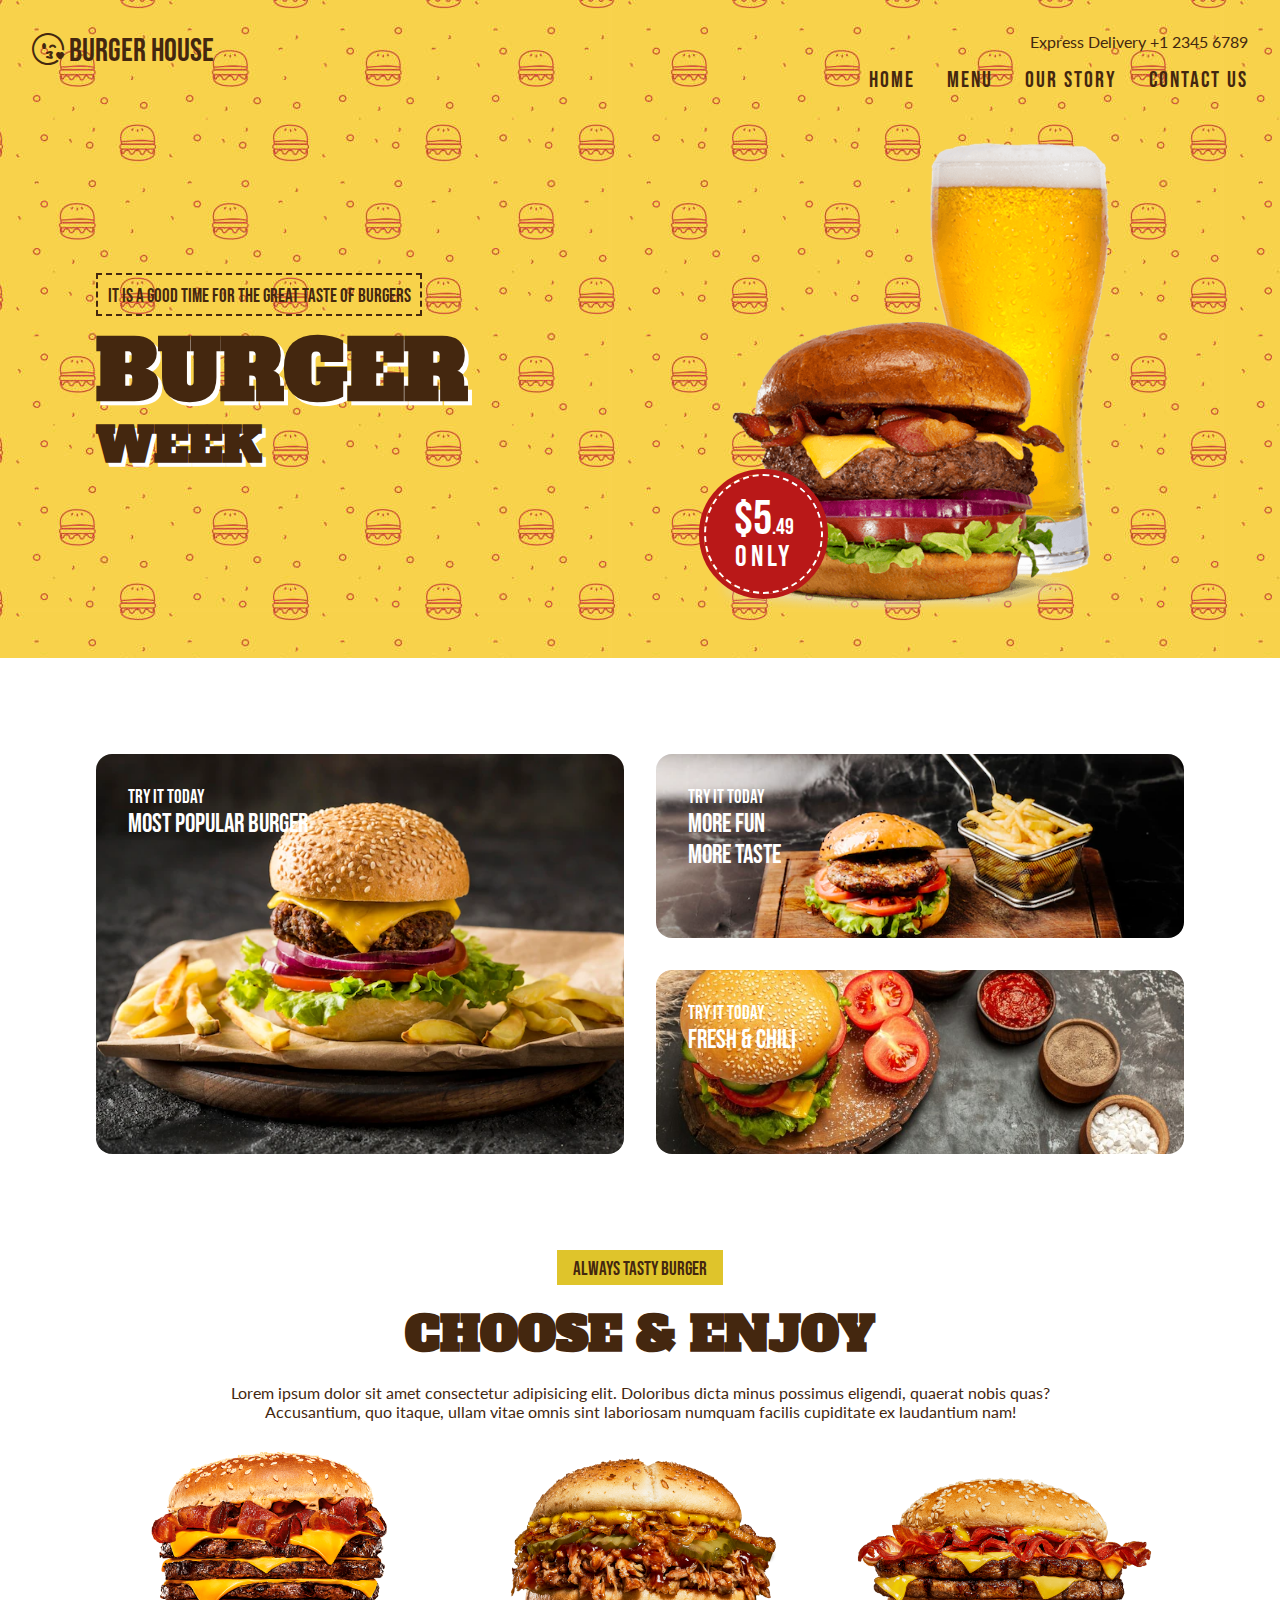
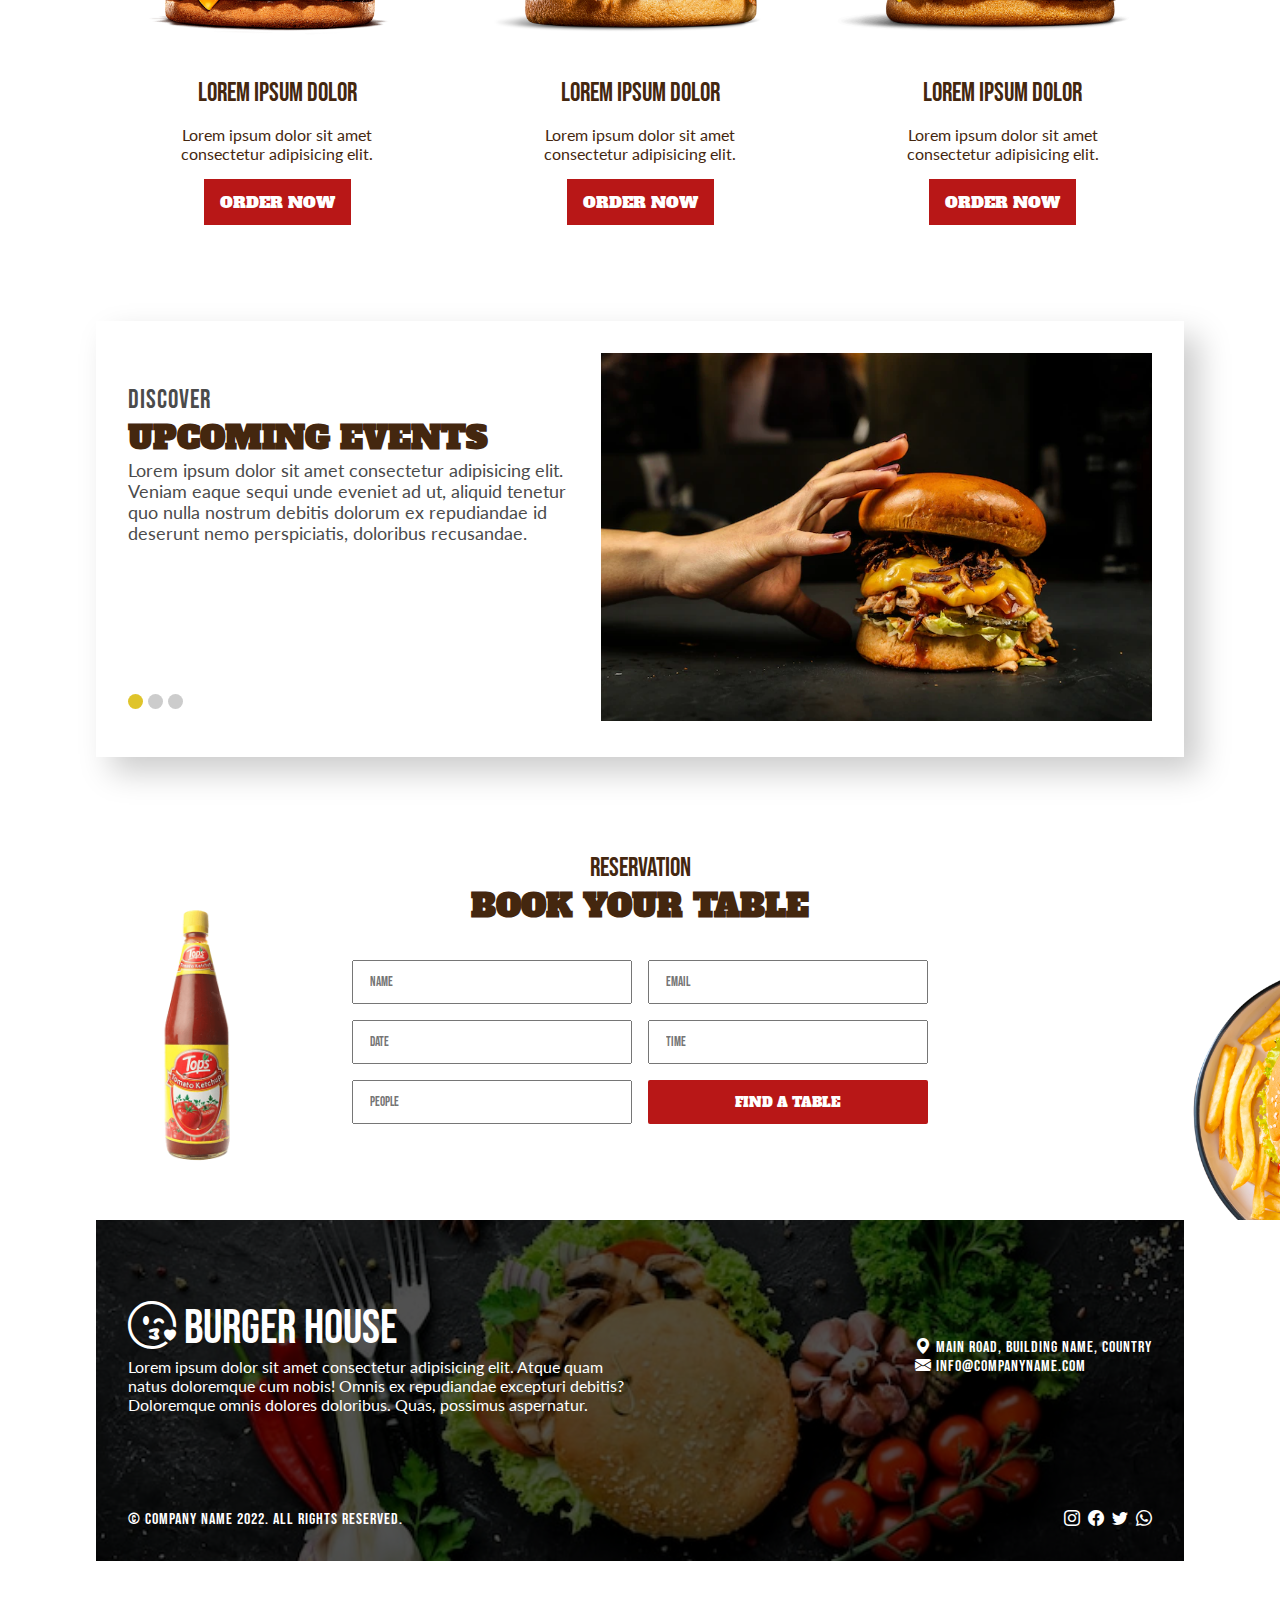
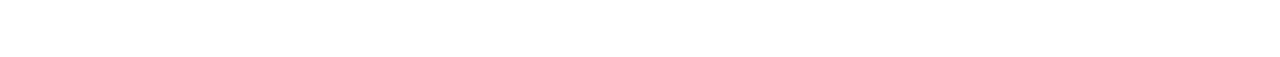
<file: La hamburgueseria/hamburger/index.html>
<!DOCTYPE html>
<html lang="en">
<head>
    <meta charset="UTF-8">
    <meta http-equiv="X-UA-Compatible" content="IE=edge">
    <meta name="viewport" content="width=device-width, initial-scale=1.0">
    <title>BURGER HOUSE</title>
    <link rel="stylesheet" href="./styles/style.css">
    <link rel="stylesheet" href="https://cdn.jsdelivr.net/npm/bootstrap-icons@1.9.1/font/bootstrap-icons.css">
</head>
<body>
    
    <section class="hero">
        <header class="hero__header">
            <h4 class="logo"><i class="bi bi-emoji-kiss"></i> BURGER HOUSE</h4>
            <div class="header__right">
                <p>Express Delivery +1 2345 6789</p>
                <nav>
                    <ul class="menu">
                        <li class="menu__item">Home</li>
                        <li class="menu__item">Menu</li>
                        <li class="menu__item">Our story</li>
                        <li class="menu__item">Contact us</li>
                    </ul>
                </nav>
            </div>
        </header>
        <div class="hero__main">
            <div class="hero__text">
                <h4>It is a good time for the great taste of burgers</h4>
                <h2>BURGER</h2>
                <h3>WEEK</h3>
            </div>
            <div class="hero__img">
                <div class="sale">
                    <p class="price">$5<small>.49</small></p>
                    <p class="only">ONLY</p>
                </div>
                <img src="./img/hero.png" alt="Burger">
            </div>
        </div>
    </section>

    <section class="grid">
        <div class="grid__item grid__item1">
            <h5>TRY IT TODAY</h5>
            <h4>MOST POPULAR BURGER</h4>
        </div>
        <div class="grid__item grid__item2">
            <h5>TRY IT TODAY</h5>
            <h4>MORE FUN<br>MORE TASTE</h4>
        </div>
        <div class="grid__item grid__item3">
            <h5>TRY IT TODAY</h5>
            <h4>FRESH & CHILI</h4>
        </div>
    </section>

    <section class="enjoy">
        <div class="titles">
            <h4>ALWAYS TASTY BURGER</h4>
            <h2>CHOOSE & ENJOY</h2>
            <p>Lorem ipsum dolor sit amet consectetur adipisicing elit. Doloribus dicta minus possimus eligendi, quaerat nobis quas? Accusantium, quo itaque, ullam vitae omnis sint laboriosam numquam facilis cupiditate ex laudantium nam!</p>
        </div>
        <div class="cards">
            <div class="card">
                <img src="./img/enjoy1.png" alt="Burger">
                <h4>LOREM IPSUM DOLOR</h4>
                <p>Lorem ipsum dolor sit amet consectetur adipisicing elit.</p>
                <a href="#">ORDER NOW</a>
            </div>
            <div class="card">
                <img src="./img/enjoy2.png" alt="Burger">
                <h4>LOREM IPSUM DOLOR</h4>
                <p>Lorem ipsum dolor sit amet consectetur adipisicing elit.</p>
                <a href="#">ORDER NOW</a>
            </div>
            <div class="card">
                <img src="./img/enjoy3.png" alt="Burger">
                <h4>LOREM IPSUM DOLOR</h4>
                <p>Lorem ipsum dolor sit amet consectetur adipisicing elit.</p>
                <a href="#">ORDER NOW</a>
            </div>
        </div>
    </section>

    <section class="events">
        <div class="inner">
            <div class="inner__left">
                <h5>DISCOVER</h5>
                <h3>UPCOMING EVENTS</h3>
                <p>Lorem ipsum dolor sit amet consectetur adipisicing elit. Veniam eaque sequi unde eveniet ad ut, aliquid tenetur quo nulla nostrum debitis dolorum ex repudiandae id deserunt nemo perspiciatis, doloribus recusandae.</p>
                <div class="dots">
                    <div class="dot dot-y"></div>
                    <div class="dot"></div>
                    <div class="dot"></div>
                </div>
            </div>
            <div class="inner__right">
                <img src="./img/events.webp" alt="Events">
            </div>
        </div>
    </section>

    <section class="reservation">
        <div class="reservation__heading">
            <h5>RESERVATION</h5>
            <h4>BOOK YOUR TABLE</h4>
        </div>
        <form class="reservation__form">
            <input class="name" type="text" placeholder="Name" name="name">
            <input class="email" type="email" placeholder="Email" name="email">
            <input class="date" type="text" placeholder="Date" name="date" onfocus="(this.type='date')" onblur="(this.type='text')">
            <input class="time" type="text" placeholder="Time" name="time" onfocus="(this.type='time')" onblur="(this.type='text')">
            <input class="people" type="text" placeholder="People" name="people">
            <input class="button" type="button" value="Find a Table">
        </form>
    </section>

    <footer>
        <div class="footer">
            <div class="footer__top">
                <div>
                    <h2><i class="bi bi-emoji-kiss"></i> BURGER HOUSE</h2>
                    <p>Lorem ipsum dolor sit amet consectetur adipisicing elit. Atque quam natus doloremque cum nobis! Omnis ex repudiandae excepturi debitis? Doloremque omnis dolores doloribus. Quas, possimus aspernatur.</p>
                </div>
                <div class="address">
                    <p>
                        <i class="bi bi-geo-alt-fill"></i> MAIN ROAD, BUILDING NAME, COUNTRY<br>
                        <i class="bi bi-envelope-fill"></i> INFO@COMPANYNAME.COM
                    </p>
                </div>
            </div>
            <div class="footer__bottom">
                <p>© COMPANY NAME 2022. ALL RIGHTS RESERVED.</p>
                <div class="icons">
                    <i class="bi bi-instagram"></i>
                    <i class="bi bi-facebook"></i>
                    <i class="bi bi-twitter"></i>
                    <i class="bi bi-whatsapp"></i>
                </div>
            </div>
        </div>
    </footer>

</body>
</html>
</file>
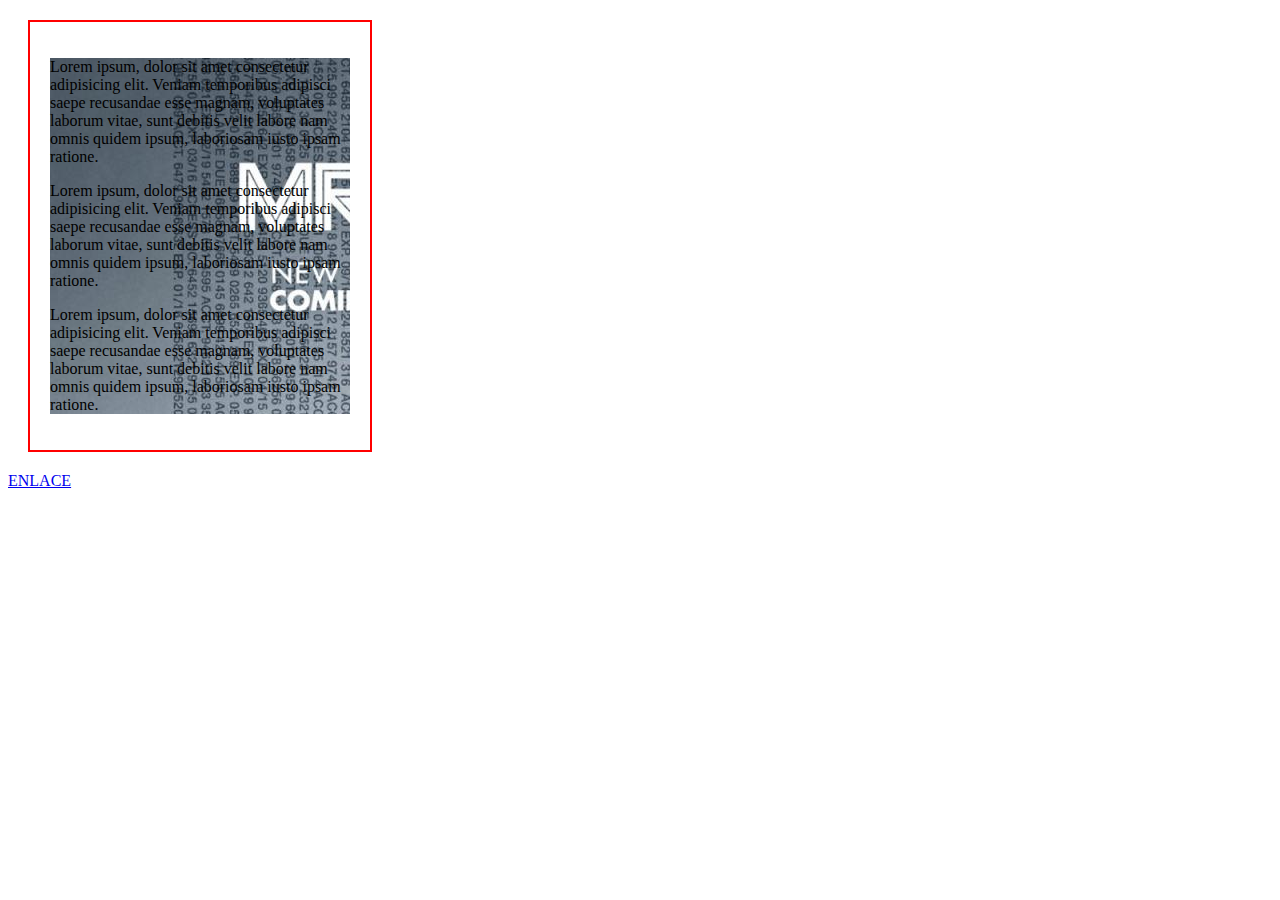
<file: programacion web/web/index.html>
<!DOCTYPE html>

<html lang="en">
<head>
	<meta charset="UTF-8">
	<meta name="viewport" content="width=device-width, initial-scale=1.0">
	<link rel="stylesheet" href="estilos.css">
	<title>Document</title>
</head>
<body>
	  <div class="uno">
      <div class="unofondo">
      <p>Lorem ipsum, dolor sit amet consectetur adipisicing elit. Veniam temporibus adipisci saepe recusandae esse magnam, voluptates laborum vitae, sunt debitis velit labore nam omnis quidem ipsum, laboriosam iusto ipsam ratione.</p>
       <p>Lorem ipsum, dolor sit amet consectetur adipisicing elit. Veniam temporibus adipisci saepe recusandae esse magnam, voluptates laborum vitae, sunt debitis velit labore nam omnis quidem ipsum, laboriosam iusto ipsam ratione.</p>
        <p>Lorem ipsum, dolor sit amet consectetur adipisicing elit. Veniam temporibus adipisci saepe recusandae esse magnam, voluptates laborum vitae, sunt debitis velit labore nam omnis quidem ipsum, laboriosam iusto ipsam ratione.</p>
    </div>
    </div>

      <a href="#">ENLACE</a>


    <!--<div class="uno">
      <h1>MI TITULO</h1>
<ul>
  <li>Lorem, ipsum dolor sit amet, consectetur adipisicing elit. Deleniti explicabo tempore totam inventore, quia ea dolor voluptates qui doloribus accusamus quos animi dolorum maxime error facilis consectetur similique, distinctio numquam.</li>
  <li>Lorem ipsum dolor sit amet consectetur adipisicing elit. Beatae consequatur, reiciendis accusamus unde cum nesciunt fugiat ipsa aut qui excepturi cupiditate, fuga magnam? Dolorum, alias, necessitatibus obcaecati velit pariatur voluptatum.</li>
  <li>Lorem ipsum dolor sit amet consectetur adipisicing elit. Repellendus saepe eveniet a omnis, at. Repellat natus optio iste pariatur repudiandae soluta quod velit aperiam debitis tempore, ullam placeat commodi possimus.</li>
  <li>Lorem ipsum dolor sit amet consectetur adipisicing elit. Sit ea alias repudiandae. Fugiat odio eveniet quibusdam alias eum ut, adipisci autem itaque officiis inventore molestiae. Maiores, labore commodi et sunt.</li>
</ul>

    </div>
    
    <table>
      <tr>
        <th>Lorem ipsum dolor sit amet, consectetur adipisicing elit. Vel, itaque!</th>
        <th>Lorem ipsum dolor sit amet, consectetur adipisicing elit. Vel, itaque!</th>
        <th>Lorem ipsum dolor sit amet, consectetur adipisicing elit. Vel, itaque!</th>

      </tr>
      <caption>MI TITULO</caption>
     <tr>
       <td>Lorem ipsum dolor, sit amet consectetur adipisicing elit. Enim veritatis optio ad error commodi id distinctio qui ea reiciendis quia iste odit esse accusamus nemo magni facilis, necessitatibus unde odio?</td>
       <td>Lorem ipsum dolor sit, amet consectetur adipisicing elit. Est facilis ex, dolor. Repudiandae et reiciendis asperiores praesentium esse animi soluta quo. Laborum tempore nihil fugit laudantium minima laboriosam corporis impedit.</td>
       <td>Lorem, ipsum dolor sit amet consectetur adipisicing elit. Numquam est excepturi, voluptas, illo ratione aliquam tenetur nihil id sint molestiae. Obcaecati, commodi ex quas fugiat itaque modi culpa vitae nobis!</td>
       
     </tr> 
      <tr>
       <td>Lorem ipsum dolor, sit amet consectetur adipisicing elit. Enim veritatis optio ad error commodi id distinctio qui ea reiciendis quia iste odit esse accusamus nemo magni facilis, necessitatibus unde odio?</td>
       <td>Lorem ipsum dolor sit, amet consectetur adipisicing elit. Est facilis ex, dolor. Repudiandae et reiciendis asperiores praesentium esse animi soluta quo. Laborum tempore nihil fugit laudantium minima laboriosam corporis impedit.</td>
       <td>Lorem, ipsum dolor sit amet consectetur adipisicing elit. Numquam est excepturi, voluptas, illo ratione aliquam tenetur nihil id sint molestiae. Obcaecati, commodi ex quas fugiat itaque modi culpa vitae nobis!</td>
       
     </tr> 
      <tr>
       <td>Lorem ipsum dolor, sit amet consectetur adipisicing elit. Enim veritatis optio ad error commodi id distinctio qui ea reiciendis quia iste odit esse accusamus nemo magni facilis, necessitatibus unde odio?</td>
       <td>Lorem ipsum dolor sit, amet consectetur adipisicing elit. Est facilis ex, dolor. Repudiandae et reiciendis asperiores praesentium esse animi soluta quo. Laborum tempore nihil fugit laudantium minima laboriosam corporis impedit.</td>
      
       
     </tr> 
     
     
    </table>
    </div>

    <div class="uno">
          <p>Lorem ipsum dolor sit amet consectetur adipisicing elit. Tempore explicabo, dolor eaque sequi corporis iure soluta dolorum similique aliquid praesentium ullam voluptate ex officiis, architecto eum quibusdam nesciunt fuga. Molestiae!</p>
          <p>Lorem ipsum dolor, sit amet consectetur, adipisicing elit. Eius vero iste quidem quae dolorum provident sapiente ducimus in assumenda, labore quia tenetur quod similique, saepe, et voluptatibus aspernatur, ipsa minus.</p>
            <p>Lorem ipsum dolor, sit amet consectetur, adipisicing elit. Eius vero iste quidem quae dolorum provident sapiente ducimus in assumenda, labore quia tenetur quod similique, saepe, et voluptatibus aspernatur, ipsa minus.</p>
            <a href="#">MI TEMA</a>
          </div>

        <div class="dos">
            <p>Lorem ipsum dolor sit amet, consectetur adipiscing elit, 
               sed do eiusmod tempor incididunt ut labore et dolore magna aliqua. 
               Ut enim ad minim veniam,quis nostrud exercitation ullamco  
               laboris nisi ut aliquip ex ea commodo consequat.</p>  
             <p>Lorem ipsum dolor sit amet, consectetur adipiscing elit, 
               sed do eiusmod tempor incididunt ut labore et dolore magna aliqua. 
               Ut enim ad minim veniam,quis nostrud exercitation ullamco  
               laboris nisi ut aliquip ex ea commodo consequat.</p> 
               <p>Lorem ipsum dolor, sit amet consectetur adipisicing elit. Et doloremque delectus rerum tempore rem eligendi. Sunt quisquam itaque accusantium soluta exercitationem blanditiis, non quia nisi iste aut veniam, consectetur nobis!</p>
                <p>Cum, ducimus placeat quos quod magni doloribus, odit aliquid in, commodi sed eligendi, magnam rem voluptas at quo aut expedita accusamus. Libero, quas doloremque repellat iste labore, eaque perferendis a. </p>
            
        </div>-->
        
     
</body>
</html>
</file>
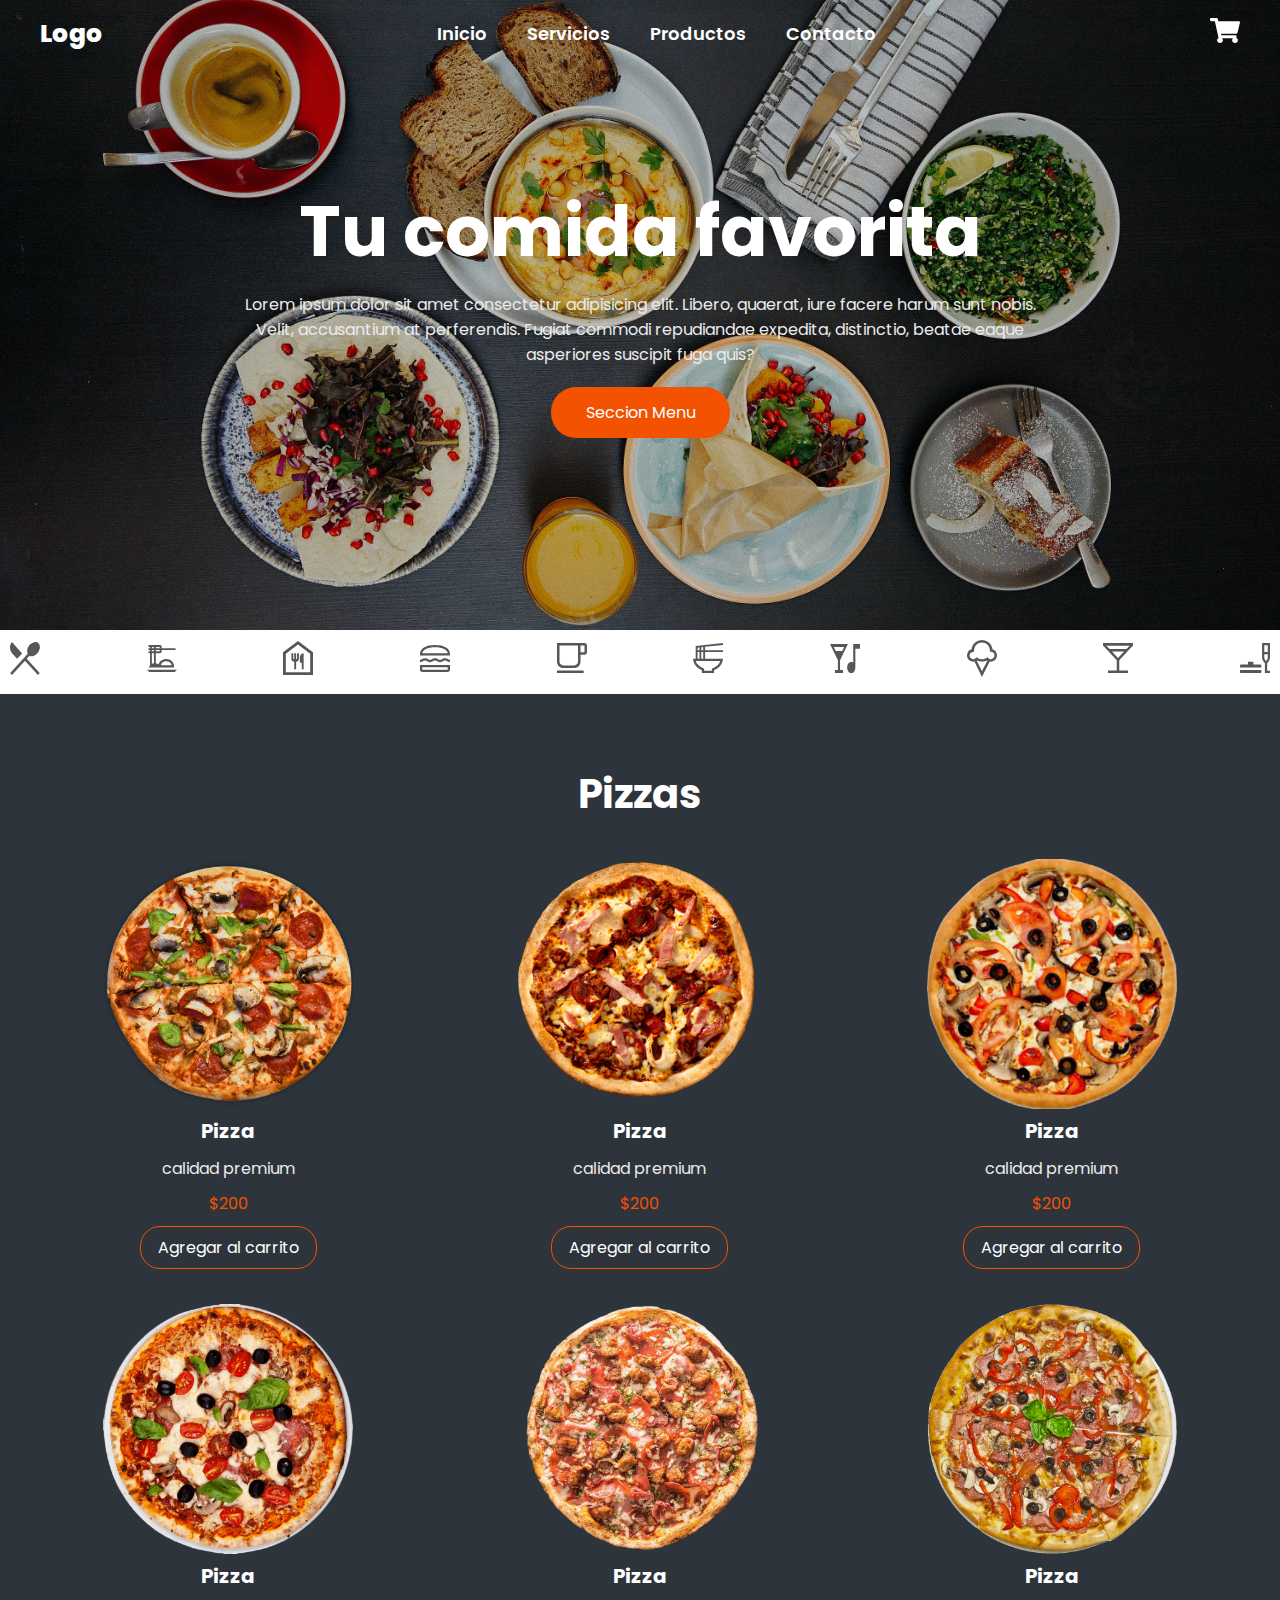
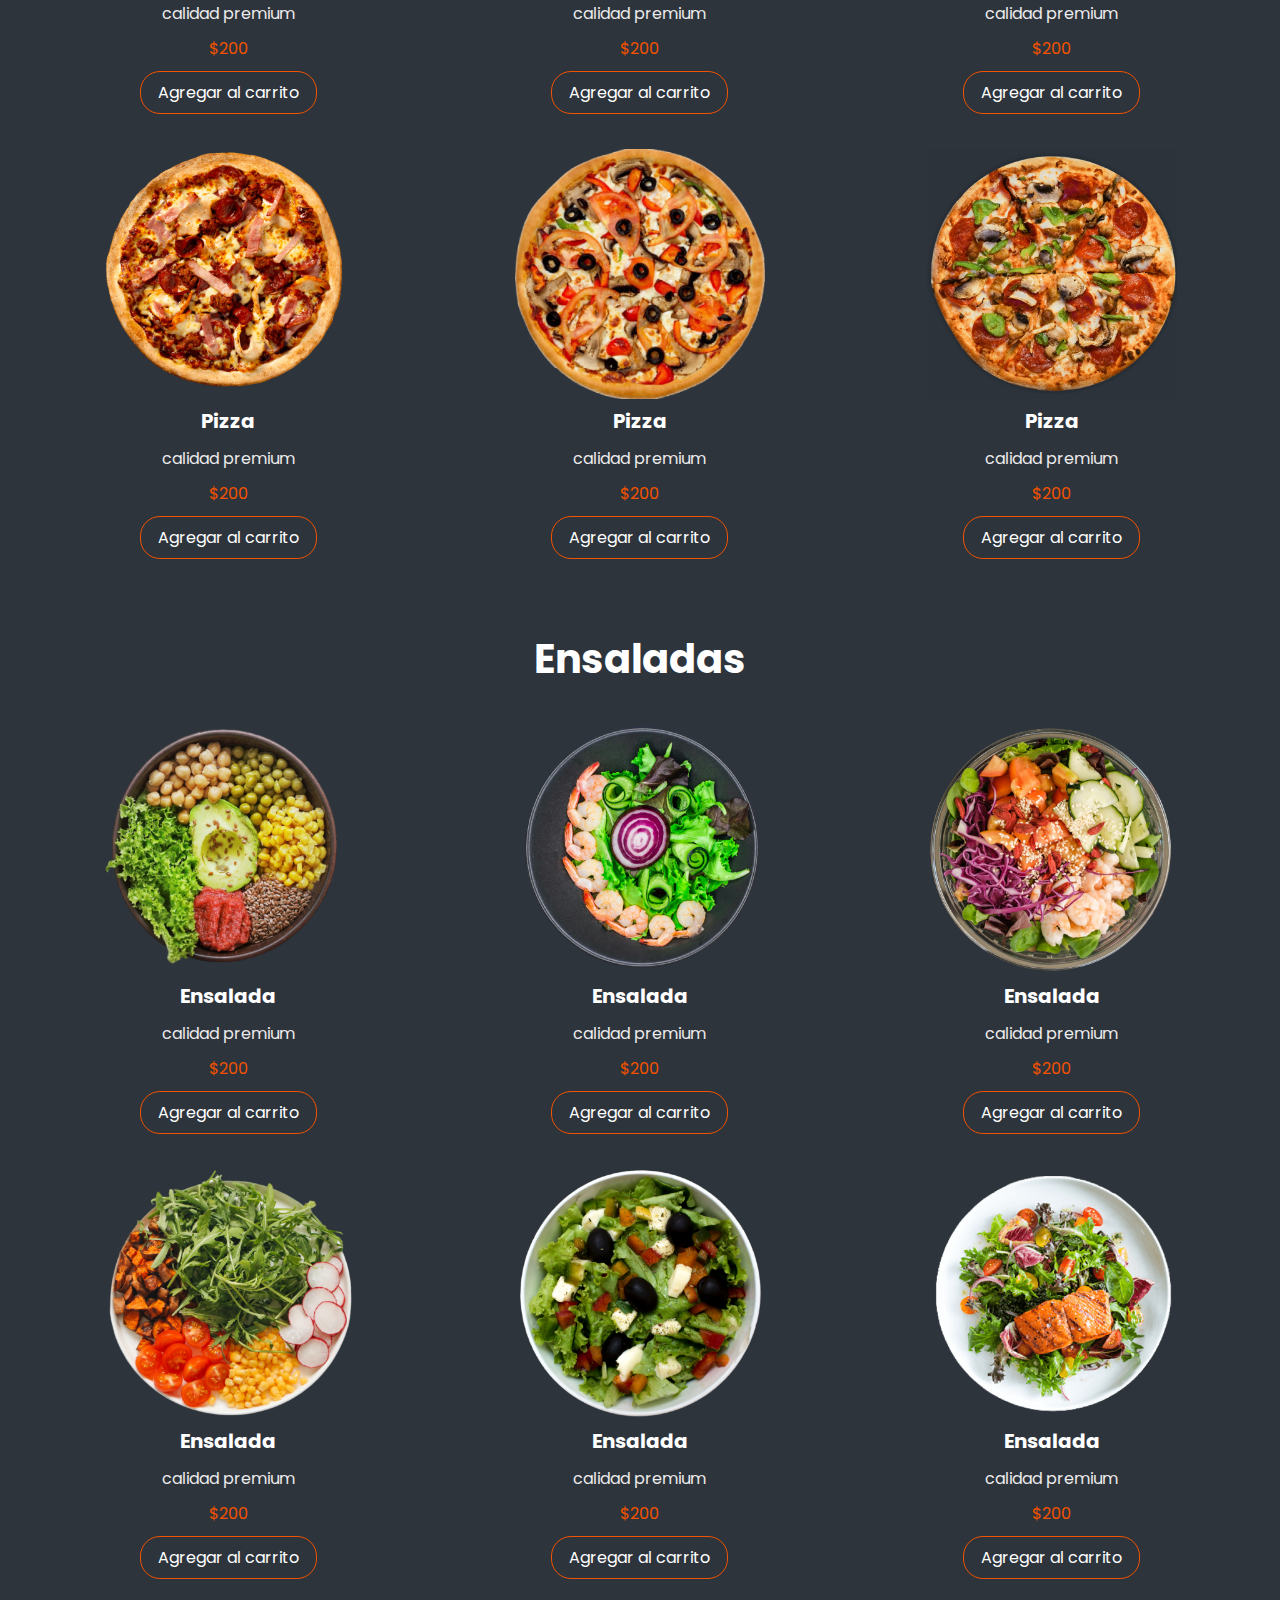
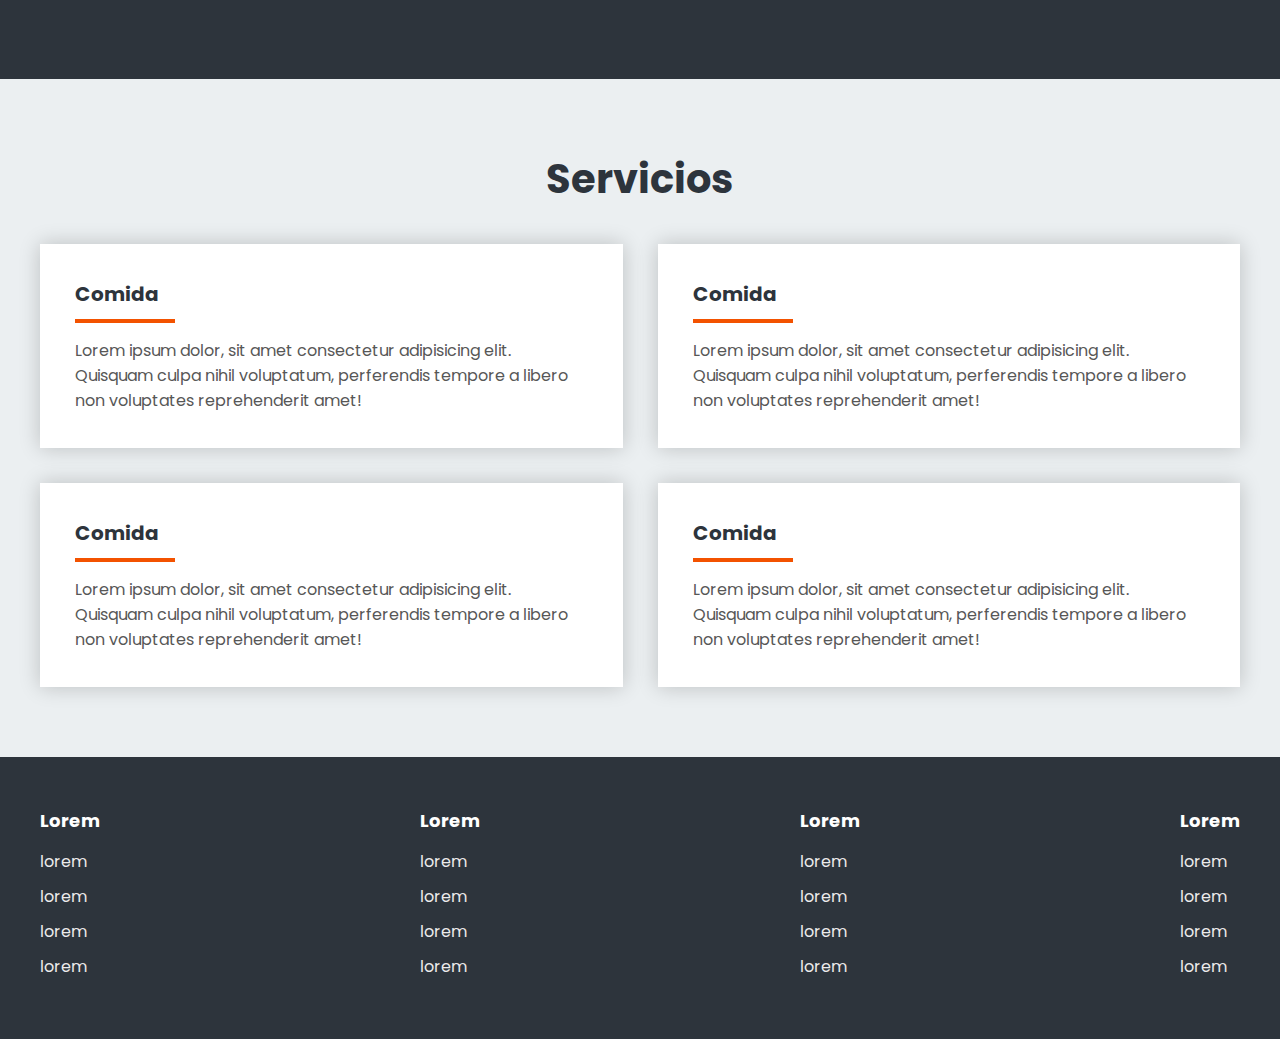
<file: restaurant/food/index.html>
<!DOCTYPE html>
<html lang="en">
<head>
	<meta charset="UTF-8">
	<meta http-equiv="X-UA-Compatible" content="IE=edge">
	<meta name="viewport" content="width=device-width, initial-scale=1.0">
	<link rel="stylesheet" href="style.css">
	<title>Document</title>

</head>
<body>
	<header class="header">
		<div class="menu container">
			<a href="#" class="logo">Logo</a>
			<input type="checkbox" id="menu"/>
			<label for="menu">
				<img src="images/menu.png" class="menu-icono" alt="">
			</label>
			<nav class="navbar">
				<ul>
					<li><a href="#">Inicio</a></li>
					<li><a href="#">Servicios</a></li>
					<li><a href="#">Productos</a></li>
					<li><a href="#">Contacto</a></li>
				</ul>
			</nav>
			<div>
				<ul>
					<li class="submenu">
						<img src="images/car.svg" id="img-carrito" alt="">
						<div id="carrito">
							<table id="lista-carrito">
								<thead>
									<tr>
										<th>Imagen</th>
										<th>Nombre</th>
										<th>Precio</th>
										<th></th>
									</tr>
								</thead>
								<tbody>
									<tr>
										
									</tr>
								</tbody>
							</table>
							<a href="#" id="vaciar-carrito" class="btn-2">Vaciar Carrito</a>
						</div>
						
					</li>
				</ul>
			</div>
		</div>
		<div class="header-content container">
			<div class="header-txt">
				<h1>Tu comida favorita</h1>
				<p>Lorem ipsum dolor sit amet consectetur adipisicing elit. Libero, quaerat, iure facere harum sunt nobis. Velit, accusantium at perferendis. Fugiat commodi repudiandae expedita, distinctio, beatae eaque asperiores suscipit fuga quis?</p>
			
			<a href="#" class="btn-1">seccion menu</a>
		
	</div>
</div>
	</header>
	<section class="icons">
		<div class="icon">
			<img src="images/i1.svg" alt="">
		</div>
		<div class="icon">
			<img src="images/i2.svg" alt="">
		</div>
		<div class="icon">
			<img src="images/i3.svg" alt="">
		</div>
		<div class="icon">
			<img src="images/i4.svg" alt="">
		</div>
		<div class="icon">
			<img src="images/i5.svg" alt="">
		</div>
		<div class="icon">
			<img src="images/i6.svg" alt="">
		</div>
		<div class="icon">
			<img src="images/i7.svg" alt="">
		</div>
		<div class="icon">
			<img src="images/i8.svg" alt="">
		</div>
		<div class="icon">
			<img src="images/i9.svg" alt="">
		</div>
		<div class="icon">
			<img src="images/i10.svg" alt="">
		</div>	
	</section>
	
	<section class="products container" id="lista-1" >
		<h2>Pizzas</h2>
		<div class="products-content">
			<div class="product">
				<img src="images/pi1.png" alt="">
				<div class="product-txt">
					<h3>Pizza</h3>
					<p>calidad premium</p>
					<p class="precio">$200</p>
					<a href="#" class="agregar-carrito btn-2" data-id="1">Agregar al carrito</a>
				</div>

			</div>
			<div class="product">
				<img src="images/pi2.png" alt="">
				<div class="product-txt">
					<h3>Pizza</h3>
					<p>calidad premium</p>
					<p class="precio">$200</p>
					<a href="#" class="agregar-carrito btn-2" data-id="2">Agregar al carrito</a>
				</div>

			</div>
			<div class="product">
				<img src="images/pi3.png" alt="">
				<div class="product-txt">
					<h3>Pizza</h3>
					<p>calidad premium</p>
					<p class="precio">$200</p>
					<a href="#" class="agregar-carrito btn-2" data-id="3">Agregar al carrito</a>
				</div>

			</div>
			<div class="product">
				<img src="images/pi4.png" alt="">
				<div class="product-txt">
					<h3>Pizza</h3>
					<p>calidad premium</p>
					<p class="precio">$200</p>
					<a href="#" class="agregar-carrito btn-2" data-id="4">Agregar al carrito</a>
				</div>

			</div>
			<div class="product">
				<img src="images/pi5.png" alt="">
				<div class="product-txt">
					<h3>Pizza</h3>
					<p>calidad premium</p>
					<p class="precio">$200</p>
					<a href="#" class="agregar-carrito btn-2" data-id="5">Agregar al carrito</a>
				</div>

			</div>
			<div class="product">
				<img src="images/pi6.png" alt="">
				<div class="product-txt">
					<h3>Pizza</h3>
					<p>calidad premium</p>
					<p class="precio">$200</p>
					<a href="#" class="agregar-carrito btn-2" data-id="6">Agregar al carrito</a>
				</div>

			</div>
			<div class="product">
				<img src="images/pi7.png" alt="">
				<div class="product-txt">
					<h3>Pizza</h3>
					<p>calidad premium</p>
					<p class="precio">$200</p>
					<a href="#" class="agregar-carrito btn-2" data-id="7">Agregar al carrito</a>
				</div>

			</div>
			<div class="product">
				<img src="images/pi8.png" alt="">
				<div class="product-txt">
					<h3>Pizza</h3>
					<p>calidad premium</p>
					<p class="precio">$200</p>
					<a href="#" class="agregar-carrito btn-2" data-id="8">Agregar al carrito</a>
				</div>

			</div>
			<div class="product">
				<img src="images/pi9.png" alt="">
				<div class="product-txt">
					<h3>Pizza</h3>
					<p>calidad premium</p>
					<p class="precio">$200</p>
					<a href="#" class="agregar-carrito btn-2" data-id="9">Agregar al carrito</a>
				</div>

			</div>
			
		</div>
	</section>
	<section class="products container" id="lista-2" >
		<h2>Ensaladas</h2>
		<div class="products-content">
			<div class="product">
				<img src="images/e1.png" alt="">
				<div class="product-txt">
					<h3>Ensalada</h3>
					<p>calidad premium</p>
					<p class="precio">$200</p>
					<a href="#" class="agregar-carrito btn-2" data-id="10">Agregar al carrito</a>
				</div>

			</div>
			<div class="product">
				<img src="images/e2.png" alt="">
				<div class="product-txt">
					<h3>Ensalada</h3>
					<p>calidad premium</p>
					<p class="precio">$200</p>
					<a href="#" class="agregar-carrito btn-2" data-id="11">Agregar al carrito</a>
				</div>

			</div>
			<div class="product">
				<img src="images/e3.png" alt="">
				<div class="product-txt">
					<h3>Ensalada</h3>
					<p>calidad premium</p>
					<p class="precio">$200</p>
					<a href="#" class="agregar-carrito btn-2" data-id="12">Agregar al carrito</a>
				</div>

			</div>
			<div class="product">
				<img src="images/e4.png" alt="">
				<div class="product-txt">
					<h3>Ensalada</h3>
					<p>calidad premium</p>
					<p class="precio">$200</p>
					<a href="#" class="agregar-carrito btn-2" data-id="13">Agregar al carrito</a>
				</div>

			</div>
			<div class="product">
				<img src="images/e5.png" alt="">
				<div class="product-txt">
					<h3>Ensalada</h3>
					<p>calidad premium</p>
					<p class="precio">$200</p>
					<a href="#" class="agregar-carrito btn-2" data-id="14">Agregar al carrito</a>
				</div>

			</div>
			<div class="product">
				<img src="images/e6.png" alt="">
				<div class="product-txt">
					<h3>Ensalada</h3>
					<p>calidad premium</p>
					<p class="precio">$200</p>
					<a href="#" class="agregar-carrito btn-2" data-id="15">Agregar al carrito</a>
				</div>

			</div>
		</div>
	</section>
	<section class="services">
		<h2>Servicios</h2>
		<div class="services-content container">
			<div class="service">
				<h3>Comida</h3>
				<hr>
				<p>Lorem ipsum dolor, sit amet consectetur adipisicing elit. 
				Quisquam culpa nihil voluptatum, perferendis tempore a libero non voluptates reprehenderit amet!</p>
			</div>
			<div class="service">
				<h3>Comida</h3>
				<hr>
				<p>Lorem ipsum dolor, sit amet consectetur adipisicing elit. 
				Quisquam culpa nihil voluptatum, perferendis tempore a libero non voluptates reprehenderit amet!</p>
			</div>
			<div class="service">
				<h3>Comida</h3>
				<hr>
				<p>Lorem ipsum dolor, sit amet consectetur adipisicing elit. 
				Quisquam culpa nihil voluptatum, perferendis tempore a libero non voluptates reprehenderit amet!</p>
			</div>
			<div class="service">
				<h3>Comida</h3>
				<hr>
				<p>Lorem ipsum dolor, sit amet consectetur adipisicing elit. 
				Quisquam culpa nihil voluptatum, perferendis tempore a libero non voluptates reprehenderit amet!</p>
			</div>

		</div>
		
	</section>
	<footer class="footer container">
		<div class="link">
			<h3>Lorem</h3>
			<ul>
				<li><a href="#">lorem</a></li>
				<li><a href="#">lorem</a></li>
				<li><a href="#">lorem</a></li>
				<li><a href="#">lorem</a></li>				
			</ul>
		</div>
			<div class="link">
			<h3>Lorem</h3>
			<ul>
				<li><a href="#">lorem</a></li>
				<li><a href="#">lorem</a></li>
				<li><a href="#">lorem</a></li>
				<li><a href="#">lorem</a></li>				
			</ul>
		</div>
			<div class="link">
			<h3>Lorem</h3>
			<ul>
				<li><a href="#">lorem</a></li>
				<li><a href="#">lorem</a></li>
				<li><a href="#">lorem</a></li>
				<li><a href="#">lorem</a></li>				
			</ul>
		</div>
			<div class="link">
			<h3>Lorem</h3>
			<ul>
				<li><a href="#">lorem</a></li>
				<li><a href="#">lorem</a></li>
				<li><a href="#">lorem</a></li>
				<li><a href="#">lorem</a></li>				
			</ul>
		</div>
	</footer>

	<script src="script.js"></script>
</body>
</html>
</file>
<file: La hamburgueseria/hamburger/styles/style.css>
@import url('https://fonts.googleapis.com/css2?family=Alfa+Slab+One&family=Bebas+Neue&family=Lato&display=swap');

* {
    margin: 0;
    padding: 0;
    box-sizing: border-box;
    color: #44270f;
}

.hero {
    background-image: url("../img/hero-pattern.jpg");
}

.hero__header {
    display: flex;
    justify-content: space-between;
    padding: 2rem;
    padding-bottom: 0;
}

.hero__header .logo {
    font-family: 'Bebas Neue', cursive;
    font-weight: 300;
    font-size: 2rem;
}

.header__right {
    display: flex;
    flex-direction: column;
    align-items: flex-end;
    gap: 1rem;
}

.header__right p {
    font-family: 'Lato', sans-serif;
}

.header__right .menu {
    font-family: 'Bebas Neue', cursive;
    font-weight: 300;
    list-style: none;
    display: flex;
    font-size: 1.4rem;
    gap: 2rem;
    letter-spacing: 2px;
}

.hero__main {
    display: flex;
    padding-inline: 6rem;
}

.hero__main > div {
    flex: 1;
}

.hero__text {
    display: flex;
    flex-direction: column;
    justify-content: center;
}

.hero__text h4 {
    font-family: 'Bebas Neue', cursive;
    font-weight: 300;
    font-size: 1.2rem;
    border: 2px dashed #44270f;
    width: max-content;
    padding: .6rem;
    padding-bottom: .4rem;
    margin-bottom: 1rem;
}

.hero__text h2 {
    font-family: 'Alfa Slab One', cursive;
    font-size: 5rem;
    line-height: 1;
    text-shadow: 4px 4px 0 white;
}

.hero__text h3 {
    font-family: 'Alfa Slab One', cursive;
    font-size: 3rem;
    text-shadow: 4px 4px 0 white;
}

.hero__img {
    display: flex;
    justify-content: center;
    align-items: center;
    padding-block: 3rem;
    position: relative;
}

.hero__img img {
    max-width: 400px;
}

.sale {
    position: absolute;
    bottom: 4rem;
    left: 4rem;
    background-color: #b91818;
    width: 100px;
    height: 100px;
    padding: 3.6rem;
    border-radius: 50%;
    border: 2px dashed white;
    outline: 5px solid #b91818;
    display: flex;
    justify-content: center;
    align-items: center;
    flex-direction: column;
    font-family: 'Bebas Neue', cursive;
    text-align: center;
}

.price,
.only,
.price small {
    color: white;
}

.price {
    font-size: 3rem;
    line-height: 1;
}

.price small {
    font-size: 1.4rem;
}

.only {
    font-size: 1.8rem;
    line-height: 1;
    letter-spacing: 4px;
}


/**** GRID ****/

.grid {
    padding: 6rem;
    display: grid;
    grid-template-columns: 1fr 1fr;
    grid-template-rows: 1fr 1fr;
    grid-template-areas: 
        "item1 item2"
        "item1 item3";
    gap: 2rem;
}

.grid__item {
    border-radius: 1rem;
    background-size: cover;
    background-position: center center;
    padding: 2rem;
}

.grid__item h5,
.grid__item h4 {
    color: white;
    font-family: 'Bebas Neue', cursive;
    font-weight: 300;
}

.grid__item h5 {
    font-size: 1.2rem;
}

.grid__item h4 {
    font-size: 1.6rem;
}

.grid__item1 {
    grid-area: item1;
    background-image: url("../img/grid-big.webp");
    height: 400px;
}

.grid__item2 {
    grid-area: item2;
    background-image: url("../img/grid-small1.webp");
}

.grid__item3 {
    grid-area: item3;
    background-image: url("../img/grid-small2.jpg");
}


/**** ENJOY ****/

.enjoy {
    padding: 6rem;
    padding-top: 0;
}

.titles {
    text-align: center;
    padding-inline: 8rem;
    display: flex;
    flex-direction: column;
    align-items: center;
    gap: 1rem;
}

.titles h4 {
    font-family: 'Bebas Neue', cursive;
    font-weight: 300;
    font-size: 1.2rem;
    background-color: #dfc42b;
    padding: .5rem 1rem .25rem 1rem;
}

.titles h2 {
    font-family: 'Alfa Slab One', cursive;
    font-size: 3rem;
}

.titles p {
    font-family: 'Lato', sans-serif;
}

.cards {
    display: flex;
}

.card {
    flex: 1;
    display: flex;
    flex-direction: column;
    align-items: center;
    gap: 1rem;
}

.card img {
    max-width: 100%;
}

.card h4 {
    font-family: 'Bebas Neue', cursive;
    font-weight: 300;
    font-size: 1.6rem;
}

.card p {
    font-family: 'Lato', sans-serif;
    width: 75%;
    text-align: center;
}

.card a {
    font-family: 'Alfa Slab One', cursive;
    font-size: 1rem;
    background-color: #b81717;
    padding: .75rem 1rem;
    color: white;
    text-decoration: none;
}

/**** EVENTS ****/

.events {
    padding: 6rem;
    padding-top: 0;
}

.inner {
    display: flex;
    padding: 2rem;
    box-shadow: 15px 15px 30px #cccccc;
}

.inner__left {
    padding-block: 2rem;
    padding-right: 2rem;
    flex: 1;
    position: relative;
}

.inner__left h5 {
    font-family: 'Bebas Neue', cursive;
    font-weight: 300;
    font-size: 1.6rem;
    color: #4b4b4b;
    letter-spacing: 1px;
}

.inner__left h3 {
    font-family: 'Alfa Slab One', cursive;
    font-size: 2rem;
}

.inner__left p {
    font-family: 'Lato', sans-serif;
    color: #4b4b4b;
    font-size: 1.1rem;
}

.inner__right {
    flex: 1.25;
    min-width: 0;
}

.inner__right img {
    max-width: 100%;
}

.dots {
    display: flex;
    gap: 5px;
    position: absolute;
    bottom: 1rem;
    left: 0;
}

.dot {
    width: 15px;
    height: 15px;
    background-color: #cccccc;
    border-radius: 50%;
}

.dot-y {
    background-color: #dfc42b;
}

/**** RESERVATION ****/

.reservation {
    padding: 6rem;
    padding-top: 0;
    display: flex;
    flex-direction: column;
    gap: 2rem;
    align-items: center;
    background-repeat: no-repeat;
    background-image:
        url("../img/bg1.png"),
        url("../img/bg2.png");
    background-size:
        200px,
        400px;
    background-position:
        100px center,
        1150px 100px;
}

.reservation__heading {
    text-align: center;
}

.reservation__heading h5 {
    font-family: 'Bebas Neue', cursive;
    font-weight: 300;
    font-size: 1.6rem;
}

.reservation__heading h4 {
    font-family: 'Alfa Slab One', cursive;
    font-size: 2rem;
}

.reservation__form {
    display: grid;
    grid-template-columns: 1fr 1fr;
    grid-template-rows: 1fr 1fr 1fr;
    grid-template-areas: 
        "name   email"
        "date   time"
        "people button";
    width: 36rem;
    gap: 1rem;
}

.reservation__form input {
    padding: .75rem 1rem;
    font-family: 'Bebas Neue', cursive;
    font-weight: 300;
    color: black;
}

.reservation__form .name {
    grid-area: name;
}

.reservation__form .email {
    grid-area: email;
}

.reservation__form .date {
    grid-area: date;
}

.reservation__form .time {
    grid-area: time;
}

.reservation__form .people {
    grid-area: people;
}

.reservation__form .button {
    grid-area: button;
    border: 0;
    background-color: #b81717;
    font-family: 'Alfa Slab One', cursive;
    text-transform: uppercase;
    color: white;
    border-radius: 2px;
    cursor: pointer;
}


/**** FOOTER ****/

footer {
    padding: 6rem;
    padding-top: 0;
}

.footer {
    display: flex;
    flex-direction: column;
    background-image: url("../img/footer.jpg");
    background-size: cover;
    background-position: center center;
    padding: 2rem;
    position: relative;
}

.footer::before {
    content: '';
    position: absolute;
    top: 0;
    left: 0;
    width: 100%;
    height: 100%;
    background-color: rgba(0, 0, 0, 0.685);
}

footer h2,
footer p,
footer i {
    color: white;
}

.footer__top,
.footer__bottom {
    z-index: 1;
}

.footer__top {
    display: flex;
    padding-block: 3rem;
}

.footer__top > div {
    flex: 1;
    display: flex;
    flex-direction: column;
    justify-content: center;
}

.footer__top h2 {
    font-family: 'Bebas Neue', cursive;
    font-weight: 300;
    font-size: 3rem;
}

.footer__top p {
    font-family: 'Lato', sans-serif;
}

.address {
    align-items: flex-end;
}

.address p {
    font-family: 'Bebas Neue', cursive;
    font-weight: 300;
    letter-spacing: 1px;
}

.footer__bottom {
    display: flex;
    justify-content: space-between;
    padding-top: 3rem;
}

.footer__bottom p {
    font-family: 'Bebas Neue', cursive;
    font-weight: 300;
    letter-spacing: 1px;
}

.footer__bottom .icons {
    display: flex;
    gap: .5rem;
}

@media screen and (max-width: 768px) {

    .hero__header {
        flex-direction: column;
        gap: 2rem;
    }

    .header__right {
        align-items: flex-start;
    }

    .hero__img {
        padding-top: 0;
    }

    .hero__img img {
        max-width: 100%;
    }

    .hero__main {
        padding-inline: 2rem;
        padding-top: 3rem;
    }

    .grid {
        display: flex;
        flex-direction: column;
        padding: 2rem;
    }

    .grid__item {
        flex: 1;
    }

    .grid__item1 {
        padding-bottom: 7rem;
    }

    .enjoy {
        padding: 2rem;
    }

    .titles {
        padding-inline: 0;
    }

    .cards {
        flex-direction: column;
    }

    .events {
        padding: 2rem;
    }

    .events .inner {
        flex-direction: column;
    }

    .events .inner__right {
        order: -1;
    }

    .dots {
        bottom: 0;
    }

    .reservation {
        padding: 2rem;
        background-image: none;
    }

    .reservation__form {
        width: 70%;
        display: flex;
        flex-direction: column;
    }

    footer {
        padding: 2rem;
    }

    .footer__top {
        flex-direction: column;
        padding: 0;
        gap: 2rem;
    }

    .address {
        align-items: flex-start;
    }

    .footer__bottom {
        flex-direction: column;
        gap: 1rem;
    }

    .footer__bottom .icons {
        order: -1;
    }
    
}

@media screen and (max-width: 480px) {

    .hero__main {
        flex-direction: column;
    }
}
</file>
<file: programacion web/web/estilos.css>
.uno {
    background-color: #3b7;
    width: 300px;
    border: 2px solid red;
    padding: 20px;
    margin: 20px;
    /*transition: 1s;Tiempo de transicion de una actividad*/
    /*animation: mio 5s infinite;animacion infinita en segundos*/
    background-color: rgba(0, 0, 255,0.0);
}

  .unofondo{
    background: url(img/robot.jpg);
  } 






   /* @keyframes mio{
       /* 0%{left: 0px;top: 0px;}/*inicio del movimiento
        25%{left: 20px;top: 70px;}/*el contenido se mueve de izquierda a arriba
        50%{left: 20px;top: 70px;}/*el contenido se mueve de izquierda a arriba
        75%{left: 20px;top: 70px;}/*el contenido se mueve de izquierda a arriba
        100%{left: 0px;top: 0px;}/*fin del movimiento
        0%{transform: rotate(0deg);}/*inicio del giro
        25%{transform: rotate(90deg);}/*el contenido gira 90 grados
        50%{transform: rotate(180deg);}/*el contenido gira 180 grados
        75%{transform: rotate(365deg);}/*el contenido gira 365 grados
        100%{transform: rotate(0deg);}/*fin del giro
 }
/*.uno:hover{
background-color: blue;*/
/*width: 450px;*/
/*transform: translate(30px,50px);movimiento del contenido hacia la:derecha,abajo
-webkit-transform:translate(90px,5px);para que sea compatible con google chrome*/
/*transform: rotate(90deg);rota el contenido para cualquier direccion
-webkit-transform:rotate(90deg);para que sea compatible con google chrome*/
/*transform: scale(2,1);estira el contenido para cualquier direccion*/
/*transform: skew(20deg,10deg);estira el contenido para cualquier direccion diagonalmente

}
/*.uno{
  height: 400px;
    /*border-radius: 20px;*/
    /*box-shadow: 0px 0px 10px #000 ;*/
    /*text-shadow: -3px 3px 4px #000;*/
    /*background-image: url("img/robot.jpg");*/
   /* background-repeat: no-repeat;
    /*background-size: 200px;*/
   /* background-origin: padding-box;
    text-align: justify;
    word-wrap: break-word;
    column-count: 3;
    -webkit-column-count:3;
    column-gap: 30px;
    -webkit-column-gap:30px;
    column-rule:1px solid #ccc ;
    -webkit-column-rule:2px dashed #ccc;
    background-color: rgba(0, 0, 255,0.3);
}


.uno a{
background-color: aqua;
height: 30px;
width: 100px;
display: block;
text-align: center;
padding-top: 10px;
border-radius: 20px;

}

/*.uno ul li{
    /*list-style-image:url("img/food1.png");
    list-style-position: outside;/*inside o outside
    list-style-type:square;/*decimal, square,circle
    font-size: 24px;

}
/*.uno table{
    /*border: 1px solid red;CUADRTADO ALREDEDOR DEL CONTENIDO
    border-collapse: separate;BORDE COLAPSADO
    caption-side: top;LADO DEL SUBTITULO
    empty-cells: show;CELDA VACIA


}
.uno table tr td{
    border: 1px solid red;
    /*background-color: #6c9;
    padding: 5px;
}
.uno table tr th{
     /*border: 1px solid red;
    background-color: pink;
    padding: 5px;
}
/*.dos{
    border: 1px solid red;
    border-collapse: collapse;
}

/*.uno table tr th{
    border: 1px solid red;
    background-color: #c9c;
}
.uno table caption{
    color: blue;
    font-size: 26px;
}

/*@font-face{
    font-family: yo;
    src: url("font/Raleway-Regular.ttf");
} Cargar una fuente que este guardada en algun directorio

.uno p{
font-size: 20px;/*modifica el tamaño del texto
color: blue; agrega color al texto
font-family: yo; /*aplicar la fuente cargada
/*text-shadow: 2px 2px 5px #000;agrega sombras en el texto.*/
/*font: italic  24px "time new roman";fuente de estilo,peso,tamaño,family*/
/*font-weight: bold;modifica el grosor del texto*/
/*text-indent: 20px;tabulacion de la primera linea del parrafo*/
/*text-align: right; alinear el texto a ala derecha de la pantalla*/
/*text-decoration: overline;*/

/*word-spacing: 30px;crea espacios entre palabras */
/*line-height: 36px; crea un espacio entre lineas de texto*/

/*text-transform: uppercase;transformar el texto en mayuscula.
text-transform: lowercase;transformar el texto en minuscula.*/
/*text-transform: capitalize;transforma la primera letra de cada palabra en mayuscula*/
/*letter-spacing: 10px;* crea espacios entre letras
    /*height: 500px;
    border: 5px solid #0000ff;/* borde general
    background: url("img/food1.png") no-repeat;
    /*background-image: url("img/food1.png") no-repeat;imagen de fondo
    background-position: 20px 50px;
   /* background-repeat: repeat-x; repetir la imagen de fondo de forma horizontal
    /*background-attachment: fixed;fijar la imagen de fondo
    /*background-color: #fa6; color de fondo
    /*background:#f00 url("img/robot.jpg")no-repeat fixed top;
   /* border-style:solid;estilo del borde
    border-width: 5px; ancho del borde
    border-color: red; color del borde
    /*width: 500px; ancho
    /*min-width: 400px; ancho minimo
     border: 1px solid purple;
    margin: 0px;
    /*height: 150px; modifica el alto del contenido*/
   /* margin: 20px 30px 50px 10px;/*margen:arriba,derecha,abajo,izquierda
   /*padding: 20px; modifica el relleno del contenido
   margin: 20px; modifica el margen del contenido*/
   
/*}
.uno a{
    font-size: 30px;
    text-decoration: blink;

}

   


/*
@media(min-width:400px),(max-width:500px){
.uno{
    border: 2px solid red;
}
}

.dos{
    border: 2px solid orange;
    width: 500px;
    height: 150px;
    margin-top: 50px;
}*/
</file>
<file: restaurant/food/style.css>
@import url('https://fonts.googleapis.com/css2?family=Poppins:ital,wght@0,100;0,200;0,300;0,400;0,500;0,600;0,700;0,800;0,900;1,100;1,200;1,300;1,400;1,500;1,600;1,700;1,800;1,900&display=swap');
*{
	margin: 0;
	padding: 0;
	box-sizing: border-box;
	text-decoration: none;
	list-style: none;
}

body{
	font-family: "Poppins", sans-serif;
	background-color: #2D343C;
}   

.container{
	max-width: 1200px;
	margin: 0 auto;
}

.header{
background-image: linear-gradient(
rgba(0, 0, 0, 0.2),
rgba(0, 0, 0, 0.2)),
url(images/bg.jpg);
background-position: center center;
background-repeat:no-repeat ;
background-size:cover ;
display: flex;
align-items: center;
min-height: 70vh;
}

.menu{
	position: absolute;
	top: 0;
	left: 0;
	right: 0;
	display: flex;
	align-items: center;
	justify-content: space-between;
}

.logo{
	color: #FFFFFF;
	font-size: 25px;
	font-weight: 800;
}

.menu .navbar ul li{
	position: relative;
	float: left;
}

.menu .navbar ul li a{
	font-size: 18px;
	padding: 20px;
	color: #FFFFFF;
	display: block;
	font-weight: 600;
}
.menu .navbar ul li a:hover{
	color: #F35200;
}

#menu{
	display:none;
}

.menu-icono{
	width:25px;
}

.menu label{
	cursor: pointer;
	display: none;
}

.submenu{
	position: relative;
}

.submenu #carrito{
	display: none;
}

.submenu:hover #carrito{
	display: block;
	position: absolute;
	right:0;
	backdrop-filter: blur(10px);
	top: 100%;
	z-index: 1;
	background-color: #4E4B5076;
	padding: 20PX;
	min-width: 400px;
}

table{
	width: 100%:
}

th, td{
	color: #FFFFFF;
}

.borrar{
	background-color: #F35200;
	border-radius: 50%;
	padding: 5px 10px;
	color:#FFFFFF;
	font-weight: 800;
}
.header-txt{
	padding: 0 200px;
	text-align: center;
	
	
}
.header-txt h1{

font-size: 70px;
line-height: 80px;
color: #FFFFFF;
margin-bottom: 20px;
}

.header-txt p{
	font-size: 16px;
	color: #ECEBEB;
	margin-bottom: 20px;
}

.btn-1{
	display: inline-block;
	background-color: #F35200;
	color: #FFFFFF;
	padding: 13px 35px;
	border-radius: 25px;
	text-transform: capitalize;
	font-size: 16px;
	
	
}

.btn-1:hover{
	background-color: #D74B01;
}
.icons{
	display: flex;
	align-items: center;
	justify-content: space-between;
	background-color: #FFFFFF;
	padding: 10px;
}

.icon img{
	width: 30px;
}

.products{
	padding: 70px 0 0 0;
	text-align: center;
}

h2{
	color: #FFFFFF;
	font-size: 40px;
	margin-bottom: 35px;
}

.products-content{
	display:grid;
	grid-template-columns: repeat(3,1fr);
	grid-gap: 35px;
}

.product img{
	width: 250px;
}

.product h3{
	font-size: 20px;
	color: #FFFFFF;
	margin-bottom: 10px;
}

.product p{
	font-size: 16px;
	color: #ecebeb;
	margin-bottom: 10px;
}

.precio {
	color: #f35200 !important;
}
.btn-2{
	display: inline-block;
	padding: 8px 17px;
	border: 1px solid #f35200;
	border-radius: 20px;
	color: #ffffff;
}

.btn-2:hover{
background-color: #f35200;
}

.services{
	margin-top: 100px;
	padding: 70px 0;
	background-color: #ebeff1;
	text-align: center;
}

.services h2{
	color: #2d343c;
}

.services-content{
	display: grid;
	grid-template-columns: repeat(2, 1fr);
	grid-gap: 35px;
}
.service{
	background-color: #ffffff;
	box-shadow: 0 0 20px rgba(0,0,0,0.2);
	padding: 35px;
	text-align: left;
}

.service h3{
	font-size: 20px;
	color: #2d343c;
	margin-bottom: 10px;
}

hr{
	width: 100px;
	border: 2px solid #f35200;
}

.service p{
	font-size: 16px;
	color: #575757;
	margin-top: 15px;
}

.footer{
	padding: 50px 0;
	display: flex;
	justify-content: space-between;
}
.link h3{
	color: #ffffff;
	font-size: 18px;
	margin-bottom: 15px;
}

.link a{
	font-size: 16px;
	color: #ecebeb;
	margin-bottom: 10px;
	display: block;
}
.link a:hover{
	color: #f35200;
}

@media(max-width:991px){
	.menu{
		padding: 20px;
	}
	.menu label{
		display: initial;
	}

	.menu .navbar{
		position: absolute;
		top: 100%;
		left: 0;
		right: 0;  
		background-color: #2d343c;
		display: none;
	}
		.menu .navbar ul li{
			width: 100%;
		}
		#menu:checked ~ .navbar{
			display: initial;
		}
		.logo{
			display: none;
		}


		.header{
			min-height: 0vh;

		}

		.header-content{
			padding: 100px 30px;
		}

		.header-txt{
			padding: 0;
		}
	.products{
		padding: 30px;

	}	
	.products-content{
		grid-template-columns: repeat(1, 1fr);
	}


	.services{
		padding: 30px;
		margin: 0;
	}	

	.services-content{
		grid-template-columns: repeat(1, 1fr);
	}
.footer{
		flex-direction: column;
		text-align: center;
	}	
}
</file>
